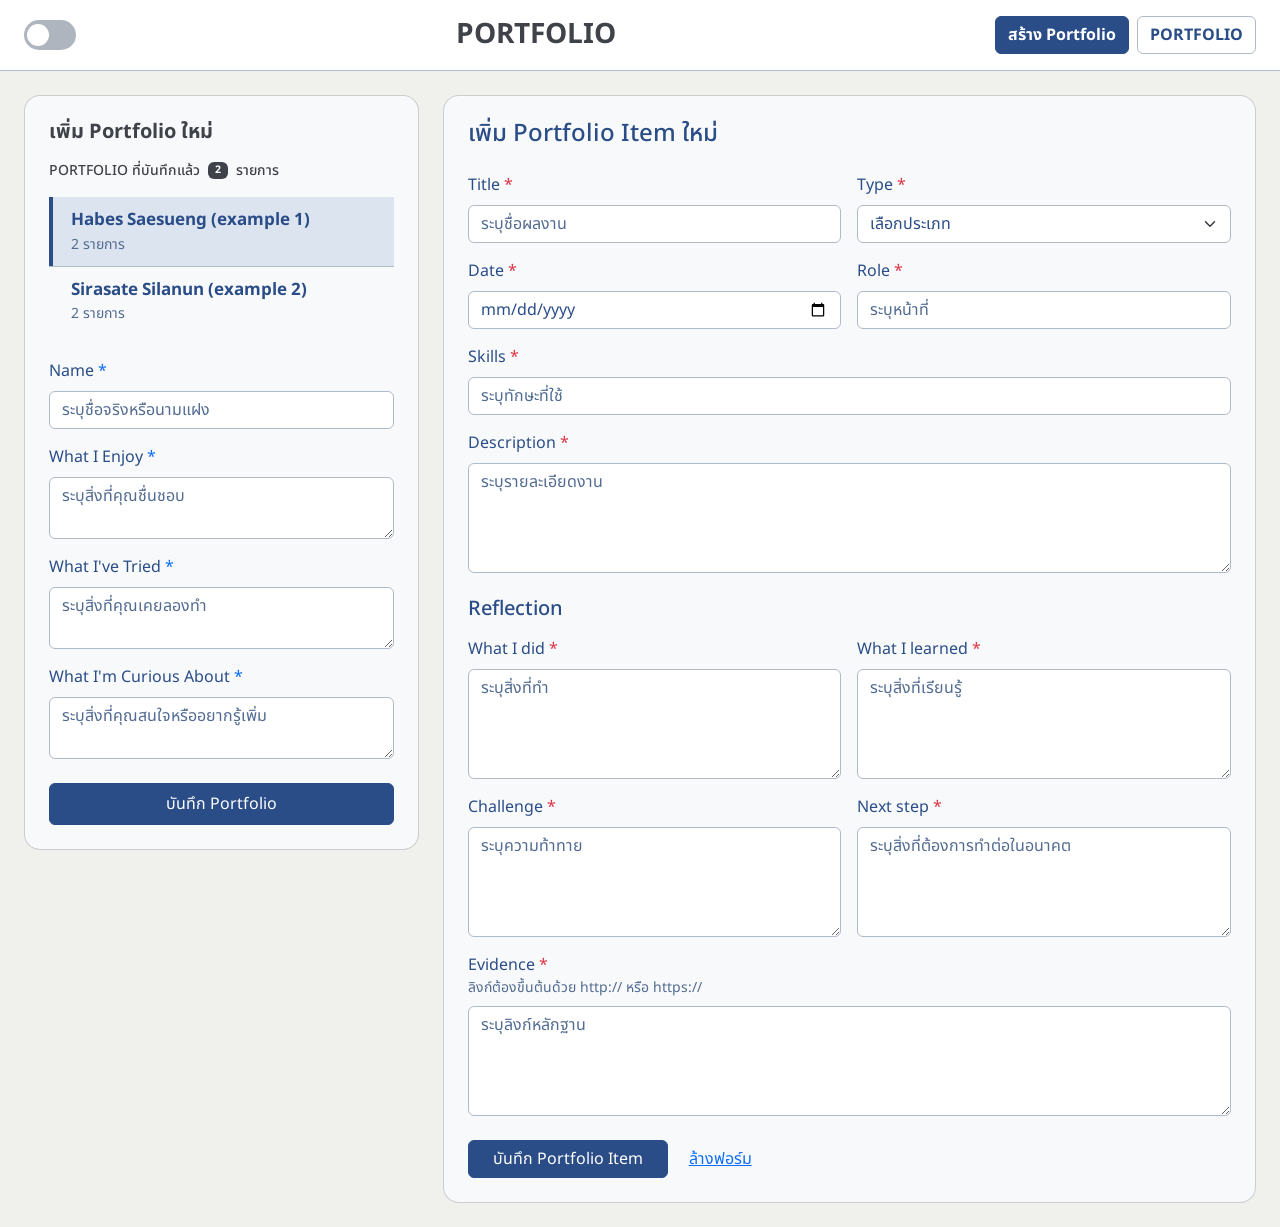
<file: index.html>
<!DOCTYPE html>
<html lang="th">
<head>
    <meta charset="UTF-8">
    <meta name="viewport" content="width=device-width, initial-scale=1">
    <title>PowerUP-TeamProject</title>

    <link rel="preconnect" href="https://fonts.googleapis.com">
    <link rel="preconnect" href="https://fonts.gstatic.com" crossorigin>
    <link href="https://fonts.googleapis.com/css2?family=Noto+Sans+Thai:wght@400;500;700&display=swap" rel="stylesheet">
    <link href="https://cdn.jsdelivr.net/npm/bootstrap@5.3.3/dist/css/bootstrap.min.css" rel="stylesheet">
    <link rel="stylesheet" href="css/style.css">
</head>

<body>
    <header class="d-flex flex-wrap align-items-center justify-content-between gap-3 px-4 py-3 bg-white border-bottom">
        <button type="button" class="theme-toggle d-flex align-items-center" id="themeToggle" role="switch" aria-checked="false" aria-label="โหมดมืด" title="เปิดโหมดมืด">
            <span class="theme-toggle-thumb" aria-hidden="true"></span>
        </button>
        <h1 class="h3 fw-bold mb-0 text-dark">PORTFOLIO</h1>
        <nav class="d-flex gap-2" aria-label="หน้าหลัก">
            <button type="button" class="btn btn-outline-primary fw-bold page-tab active" data-page="createPage" aria-pressed="true">สร้าง Portfolio</button>
            <button type="button" class="btn btn-outline-primary fw-bold page-tab" data-page="portfolioPage" aria-pressed="false">PORTFOLIO</button>
        </nav>
    </header>

    <div class="container-fluid p-3 p-md-4">
        <div class="row g-4 align-items-start">

            <!-- หน้า: สร้าง Portfolio -->
            <aside class="col-lg-4 create-panel" id="createPage">
                <div class="card bg-light rounded-4 p-4">
                    <h2 class="h5 fw-bold text-dark mb-3">เพิ่ม Portfolio ใหม่</h2>

                    <p class="d-flex align-items-center gap-2 small fw-medium text-dark mb-3">
                        PORTFOLIO ที่บันทึกแล้ว
                        <span class="badge bg-dark" id="countBadge">0</span>
                        รายการ
                    </p>
                    <ul class="portfolio-list list-unstyled mb-4" id="createPortfolioList" aria-label="รายการ Portfolio ที่บันทึกแล้ว"></ul>

                    <form id="portfolioForm" novalidate>
                        <div class="field mb-3">
                            <label for="displayName" class="form-label">Name <span class="text-primary">*</span></label>
                            <div class="control">
                                <input type="text" id="displayName" class="form-control" placeholder="ระบุชื่อจริงหรือนามแฝง" required>
                            </div>
                            <div class="error-msg invalid-feedback">โปรดระบุชื่อที่ต้องการแสดง</div>
                        </div>

                        <div class="field mb-3">
                            <label for="enjoy" class="form-label">What I Enjoy <span class="text-primary">*</span></label>
                            <div class="control">
                                <textarea id="enjoy" class="form-control" rows="2" required placeholder="ระบุสิ่งที่คุณชื่นชอบ"></textarea>
                            </div>
                            <div class="error-msg invalid-feedback">โปรดระบุสิ่งที่คุณชอบทำ</div>
                        </div>

                        <div class="field mb-3">
                            <label for="tried" class="form-label">What I've Tried <span class="text-primary">*</span></label>
                            <div class="control">
                                <textarea id="tried" class="form-control" rows="2" required placeholder="ระบุสิ่งที่คุณเคยลองทำ"></textarea>
                            </div>
                            <div class="error-msg invalid-feedback">โปรดระบุสิ่งที่คุณเคยลองทำ</div>
                        </div>

                        <div class="field mb-3">
                            <label for="curious" class="form-label">What I'm Curious About <span class="text-primary">*</span></label>
                            <div class="control">
                                <textarea id="curious" class="form-control" rows="2" required placeholder="ระบุสิ่งที่คุณสนใจหรืออยากรู้เพิ่ม"></textarea>
                            </div>
                            <div class="error-msg invalid-feedback">โปรดระบุสิ่งที่คุณสนใจหรืออยากรู้เพิ่ม</div>
                        </div>

                        <button type="submit" class="btn btn-primary w-100 mt-2 py-2">บันทึก Portfolio</button>
                    </form>
                </div>
            </aside>

            <div class="col-lg-8 create-content">
                <section class="card bg-light rounded-4 p-4">
                    <h2 class="h4 mb-4">เพิ่ม Portfolio Item ใหม่</h2>

                    <form id="item-form">
                        <div class="row g-3">
                            <div class="col-md-6">
                                <label for="title" class="form-label">Title <span class="text-danger">*</span></label>
                                <input type="text" id="title" name="title" class="form-control" required placeholder="ระบุชื่อผลงาน">
                            </div>

                            <div class="col-md-6">
                                <label for="type" class="form-label">Type <span class="text-danger">*</span></label>
                                <select id="type" name="type" class="form-select" required>
                                    <option value="">เลือกประเภท</option>
                                    <option value="Course Assignment">Course Assignment</option>
                                    <option value="Personal Project">Personal Project</option>
                                    <option value="Activity">Activity</option>
                                    <option value="Workshop">Workshop</option>
                                    <option value="Volunteer">Volunteer</option>
                                    <option value="Other">Other</option>
                                </select>
                            </div>

                            <div class="col-12" id="otherTypeField" hidden>
                                <label for="otherType" class="form-label">ระบุประเภทอื่น ๆ <span class="text-danger">*</span></label>
                                <input type="text" id="otherType" name="otherType" class="form-control" placeholder="พิมพ์รายละเอียดประเภทผลงาน">
                            </div>

                            <div class="col-md-6">
                                <label for="date" class="form-label">Date <span class="text-danger">*</span></label>
                                <input type="date" id="date" name="date" class="form-control" required>
                            </div>

                            <div class="col-md-6">
                                <label for="role" class="form-label">Role <span class="text-danger">*</span></label>
                                <input type="text" id="role" name="role" class="form-control" required placeholder="ระบุหน้าที่">
                            </div>

                            <div class="col-12">
                                <label for="skills" class="form-label">Skills <span class="text-danger">*</span></label>
                                <input type="text" id="skills" name="skills" class="form-control" placeholder="ระบุทักษะที่ใช้" required>
                            </div>

                            <div class="col-12">
                                <label for="description" class="form-label">Description <span class="text-danger">*</span></label>
                                <textarea id="description" name="description" class="form-control" rows="4" required placeholder="ระบุรายละเอียดงาน"></textarea>
                            </div>
                        </div>

                        <h3 class="h5 mt-4 mb-3">Reflection</h3>

                        <div class="row g-3">
                            <div class="col-md-6">
                                <label for="whatIDid" class="form-label">What I did <span class="text-danger">*</span></label>
                                <textarea id="whatIDid" name="whatIDid" class="form-control" rows="4" required placeholder="ระบุสิ่งที่ทำ"></textarea>
                            </div>

                            <div class="col-md-6">
                                <label for="whatILearned" class="form-label">What I learned <span class="text-danger">*</span></label>
                                <textarea id="whatILearned" name="whatILearned" class="form-control" rows="4" required placeholder="ระบุสิ่งที่เรียนรู้"></textarea>
                            </div>

                            <div class="col-md-6">
                                <label for="challenge" class="form-label">Challenge <span class="text-danger">*</span></label>
                                <textarea id="challenge" name="challenge" class="form-control" rows="4" required placeholder="ระบุความท้าทาย"></textarea>
                            </div>

                            <div class="col-md-6">
                                <label for="nextStep" class="form-label">Next step <span class="text-danger">*</span></label>
                                <textarea id="nextStep" name="nextStep" class="form-control" rows="4" required placeholder="ระบุสิ่งที่ต้องการทำต่อในอนาคต"></textarea>
                            </div>

                            <div class="col-12">
                                <label for="evidence" class="form-label mb-0">Evidence <span class="text-danger">*</span></label>
                                <div class="form-text mt-0 mb-2">ลิงก์ต้องขึ้นต้นด้วย http:// หรือ https://</div>
                                <textarea id="evidence" name="evidence" class="form-control" rows="4" placeholder="ระบุลิงก์หลักฐาน" required></textarea>
                            </div>
                        </div>

                        <div class="d-flex flex-column flex-sm-row gap-2 mt-4">
                            <button type="submit" class="btn btn-primary px-4">บันทึก Portfolio Item</button>
                            <button type="reset" class="btn btn-link reset-button">ล้างฟอร์ม</button>
                        </div>
                    </form>
                </section>
            </div>

            <!-- หน้า: ดู Portfolio -->
            <aside class="col-lg-4 portfolio-panel" id="portfolioPage" hidden>
                <div class="card bg-light rounded-4 p-4">
                    <h2 class="h5 fw-bold text-dark d-flex align-items-center gap-2 mb-3">
                        PORTFOLIO ที่บันทึกแล้ว
                        <span class="badge bg-dark" id="portfolioCountBadge">0</span>
                        รายการ
                    </h2>
                    <ul class="portfolio-list list-unstyled mb-0" id="portfolioList"></ul>
                </div>
            </aside>

            <div class="col-lg-8 portfolio-content" hidden>
                <main class="card bg-white rounded-4 p-4 mb-4" aria-live="polite">
                    <p class="text-body-secondary py-4 mb-0" id="emptyState" hidden>ยังไม่มี Portfolio</p>

                    <div id="detailContent" hidden>
                        <div class="d-flex flex-column flex-md-row justify-content-between align-items-start gap-3 mb-3">
                            <h1 class="fs-2 fw-normal text-break mb-0" id="detailTitle"></h1>
                            <button type="button" class="btn btn-sm btn-outline-danger flex-shrink-0" id="deleteBtn">ลบ Portfolio</button>
                        </div>

                        <section class="mt-3">
                            <h3 class="small fw-bold text-uppercase text-dark mb-0">What I Enjoy</h3>
                            <p class="text-break mb-0" id="detailEnjoy"></p>
                        </section>

                        <section class="mt-3">
                            <h3 class="small fw-bold text-uppercase text-dark mb-0">What I've Tried</h3>
                            <p class="text-break mb-0" id="detailTried"></p>
                        </section>

                        <section class="mt-3">
                            <h3 class="small fw-bold text-uppercase text-dark mb-0">What I'm Curious About</h3>
                            <p class="text-break mb-0" id="detailCurious"></p>
                        </section>
                    </div>
                </main>

                <section class="card bg-white rounded-3 p-4">
                    <h2 class="h4 text-dark mb-4">
                        PORTFOLIO ITEMS
                        <span class="badge bg-dark" id="itemCount">0</span>
                    </h2>
                    <div class="items-container" id="itemsContainer"></div>
                </section>
            </div>
        </div>
    </div>

    <script src="https://cdn.jsdelivr.net/npm/bootstrap@5.3.3/dist/js/bootstrap.bundle.min.js"></script>
    <script src="script.js"></script>
</body>
</html>
</file>
<file: css/style.css>
/* ปรับสีและฟอนต์ของ Bootstrap */
:root {
  --bs-body-font-family: "Noto Sans Thai", "Segoe UI", system-ui, sans-serif;
  --bs-body-color: #2a4d88;
  --bs-secondary-color: #526b91;
  --bs-border-color: #b1bbc8;
  --bs-dark-rgb: 63, 67, 73;
  --accent: #2a4d88;
  --page-bg: #f0f0ed;
}

body {
  background: var(--page-bg);
}

/* ให้ hidden ชนะคลาส d-* ของ Bootstrap เสมอ */
[hidden] {
  display: none !important;
}

body[data-theme="dark"] {
  --page-bg: #101a33;
}

.btn-primary {
  --bs-btn-bg: var(--accent);
  --bs-btn-border-color: var(--accent);
  --bs-btn-hover-bg: #203d6d;
  --bs-btn-hover-border-color: #203d6d;
  --bs-btn-active-bg: #203d6d;
}

.btn-outline-primary {
  --bs-btn-color: var(--accent);
  --bs-btn-bg: #fff;
  --bs-btn-border-color: var(--bs-border-color);
  --bs-btn-hover-bg: var(--accent);
  --bs-btn-hover-border-color: var(--accent);
  --bs-btn-active-bg: var(--accent);
  --bs-btn-active-border-color: var(--accent);
}

/* ปุ่มสลับโหมดมืด */
.theme-toggle {
  display: flex !important;
  align-items: center;
  flex: 0 0 52px;
  width: 52px;
  height: 30px;
  padding: 3px;
  cursor: pointer;
  background: #aeb5bf;
  border: 0;
  border-radius: 999px;
  transition: background-color 0.2s;
}

.theme-toggle:focus-visible {
  outline: 3px solid rgba(42, 77, 136, 0.4);
  outline-offset: 2px;
}

body[data-theme="dark"] .theme-toggle {
  background: var(--page-bg);
}

.theme-toggle-thumb {
  display: block;
  flex: 0 0 22px;
  width: 22px;
  height: 22px;
  background: #fff;
  border-radius: 50%;
  transition: transform 0.2s;
}

.theme-toggle[aria-checked="true"] .theme-toggle-thumb {
  transform: translateX(22px);
}

/* รายการ Portfolio (สร้างจาก script.js) */
.portfolio-list li + li {
  border-top: 1px solid var(--bs-border-color);
}

.list-empty {
  padding: 12px 0;
  color: var(--bs-secondary-color);
}

.portfolio-item {
  display: block;
  width: 100%;
  padding: 11px 18px;
  color: inherit;
  text-align: left;
  background: none;
  border: 0;
  border-left: 4px solid transparent;
}

.portfolio-item:hover {
  background: #e8ebef;
}

.portfolio-item.active {
  background: #dce4ef;
  border-left-color: var(--accent);
}

.portfolio-item .name {
  display: block;
  font-size: 17px;
  font-weight: 700;
}

.portfolio-item .count {
  display: block;
  font-size: 14px;
  color: var(--bs-secondary-color);
}

/* การแจ้งเตือนฟอร์ม (script.js เพิ่มคลาส .invalid) */
.error-msg {
  display: none !important;
}

.field.invalid .error-msg {
  display: block !important;
}

.field.invalid .form-control {
  border-color: var(--bs-danger);
}

/* การ์ด Portfolio Item (สร้างจาก script.js) */
#itemsContainer {
  display: grid;
  gap: 1.5rem;
}

@media (min-width: 768px) {
  #itemsContainer {
    grid-template-columns: repeat(2, minmax(0, 1fr));
  }
}

.portfolio-item-card {
  padding: 24px;
  background: #fff;
  border: 1px solid var(--bs-border-color);
  border-radius: 12px;
  overflow-wrap: anywhere;
}

.portfolio-item-card .item-title {
  font-size: 24px;
  font-weight: 500;
}

.portfolio-item-card .item-meta,
.item-reflection h4 {
  color: var(--bs-secondary-color);
  font-size: 16px;
}

.item-skills {
  display: flex;
  flex-wrap: wrap;
  gap: 6px;
  margin: 12px 0 20px;
}

.item-skills span {
  padding: 4px 14px;
  font-size: 14px;
  background: #e5e9ef;
  border-radius: 20px;
}

.delete-item-btn {
  margin-top: 16px;
  padding: 8px 14px;
  color: #dc2626;
  background: #fff;
  border: 1px solid #dc2626;
  border-radius: 6px;
}

.delete-item-btn:hover {
  background: #fef2f2;
}
</file>
